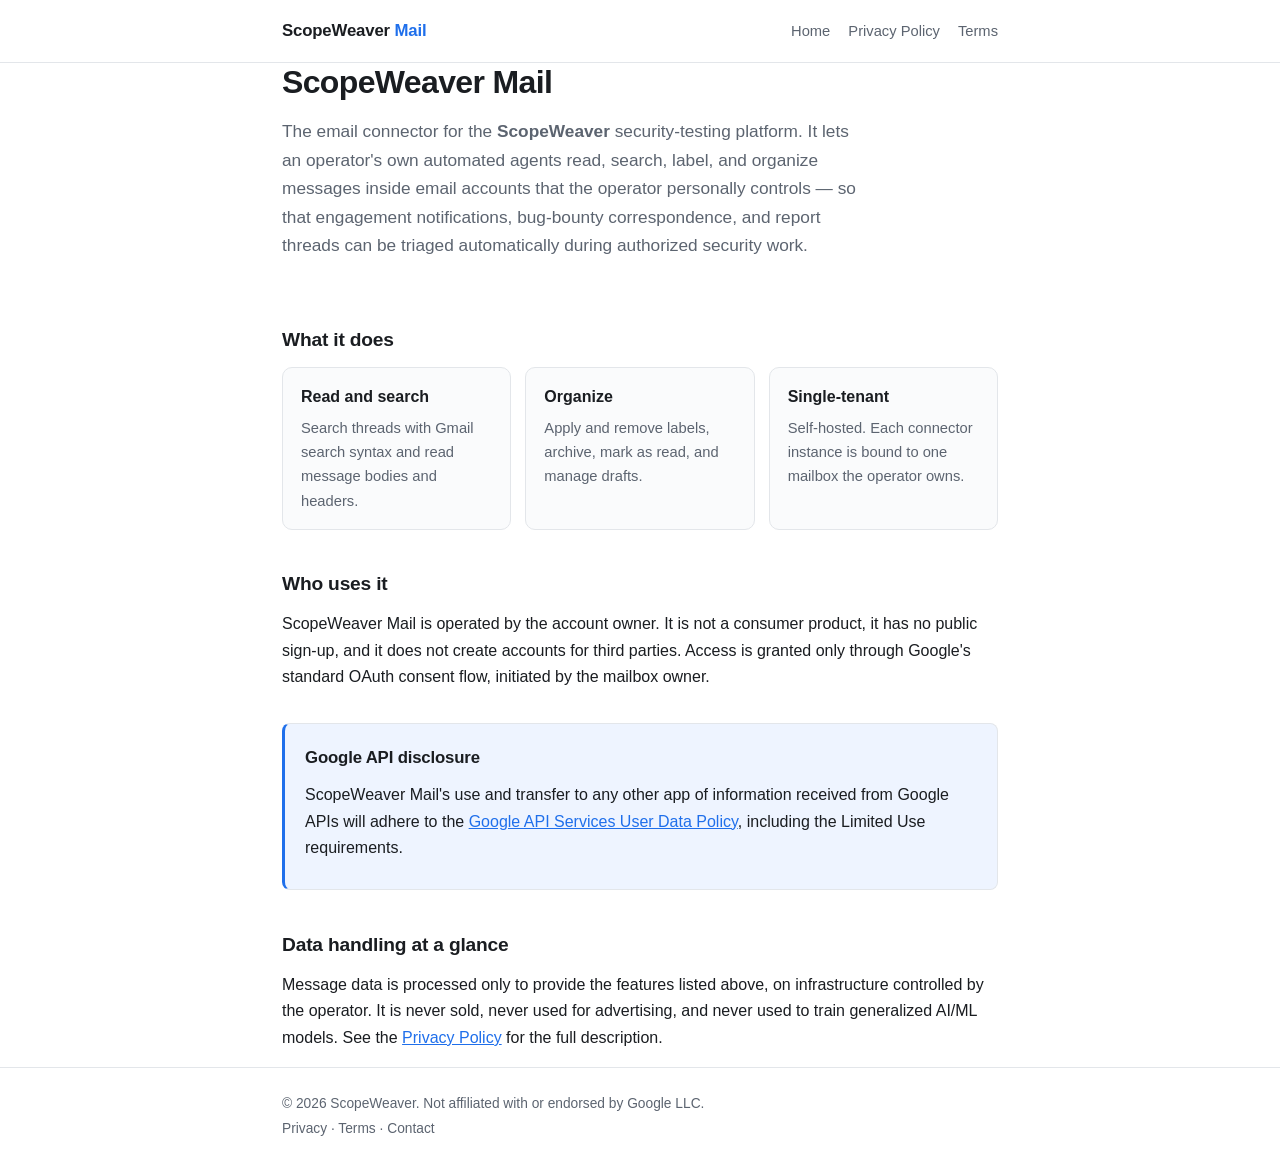
<file: index.html>
<!DOCTYPE html>
<html lang="en">
<head>
<meta charset="utf-8">
<meta name="viewport" content="width=device-width, initial-scale=1">
<title>ScopeWeaver Mail — Email connector for authorized security engagements</title>
<meta name="description" content="ScopeWeaver Mail is the email connector component of the ScopeWeaver security-testing platform. It lets an operator's own agents read and organize mail in accounts the operator controls.">
<link rel="stylesheet" href="style.css">
</head>
<body>
<header class="site-header">
  <div class="wrap">
    <a class="brand" href="index.html">ScopeWeaver <span>Mail</span></a>
    <nav>
      <a href="index.html">Home</a>
      <a href="privacy.html">Privacy Policy</a>
      <a href="terms.html">Terms</a>
    </nav>
  </div>
</header>

<main class="wrap">
  <section class="hero">
    <h1>ScopeWeaver Mail</h1>
    <p class="lede">
      The email connector for the <strong>ScopeWeaver</strong> security-testing platform.
      It lets an operator's own automated agents read, search, label, and organize
      messages inside email accounts that the operator personally controls &mdash;
      so that engagement notifications, bug-bounty correspondence, and report
      threads can be triaged automatically during authorized security work.
    </p>
  </section>

  <section>
    <h2>What it does</h2>
    <ul class="cards">
      <li>
        <h3>Read and search</h3>
        <p>Search threads with Gmail search syntax and read message bodies and headers.</p>
      </li>
      <li>
        <h3>Organize</h3>
        <p>Apply and remove labels, archive, mark as read, and manage drafts.</p>
      </li>
      <li>
        <h3>Single-tenant</h3>
        <p>Self-hosted. Each connector instance is bound to one mailbox the operator owns.</p>
      </li>
    </ul>
  </section>

  <section>
    <h2>Who uses it</h2>
    <p>
      ScopeWeaver Mail is operated by the account owner. It is not a consumer
      product, it has no public sign-up, and it does not create accounts for
      third parties. Access is granted only through Google's standard OAuth
      consent flow, initiated by the mailbox owner.
    </p>
  </section>

  <section class="notice">
    <h2>Google API disclosure</h2>
    <p>
      ScopeWeaver Mail's use and transfer to any other app of information received
      from Google APIs will adhere to the
      <a href="https://developers.google.com/terms/api-services-user-data-policy" rel="noopener">Google API Services User Data Policy</a>,
      including the Limited Use requirements.
    </p>
  </section>

  <section>
    <h2>Data handling at a glance</h2>
    <p>
      Message data is processed only to provide the features listed above, on
      infrastructure controlled by the operator. It is never sold, never used for
      advertising, and never used to train generalized AI/ML models. See the
      <a href="privacy.html">Privacy Policy</a> for the full description.
    </p>
  </section>
</main>

<footer class="site-footer">
  <div class="wrap">
    <p>&copy; 2026 ScopeWeaver. Not affiliated with or endorsed by Google LLC.</p>
    <p><a href="privacy.html">Privacy</a> &middot; <a href="terms.html">Terms</a> &middot;
       <a href="mailto:jaybeepy.cyb3rummah@gmail.com">Contact</a></p>
  </div>
</footer>
</body>
</html>
</file>
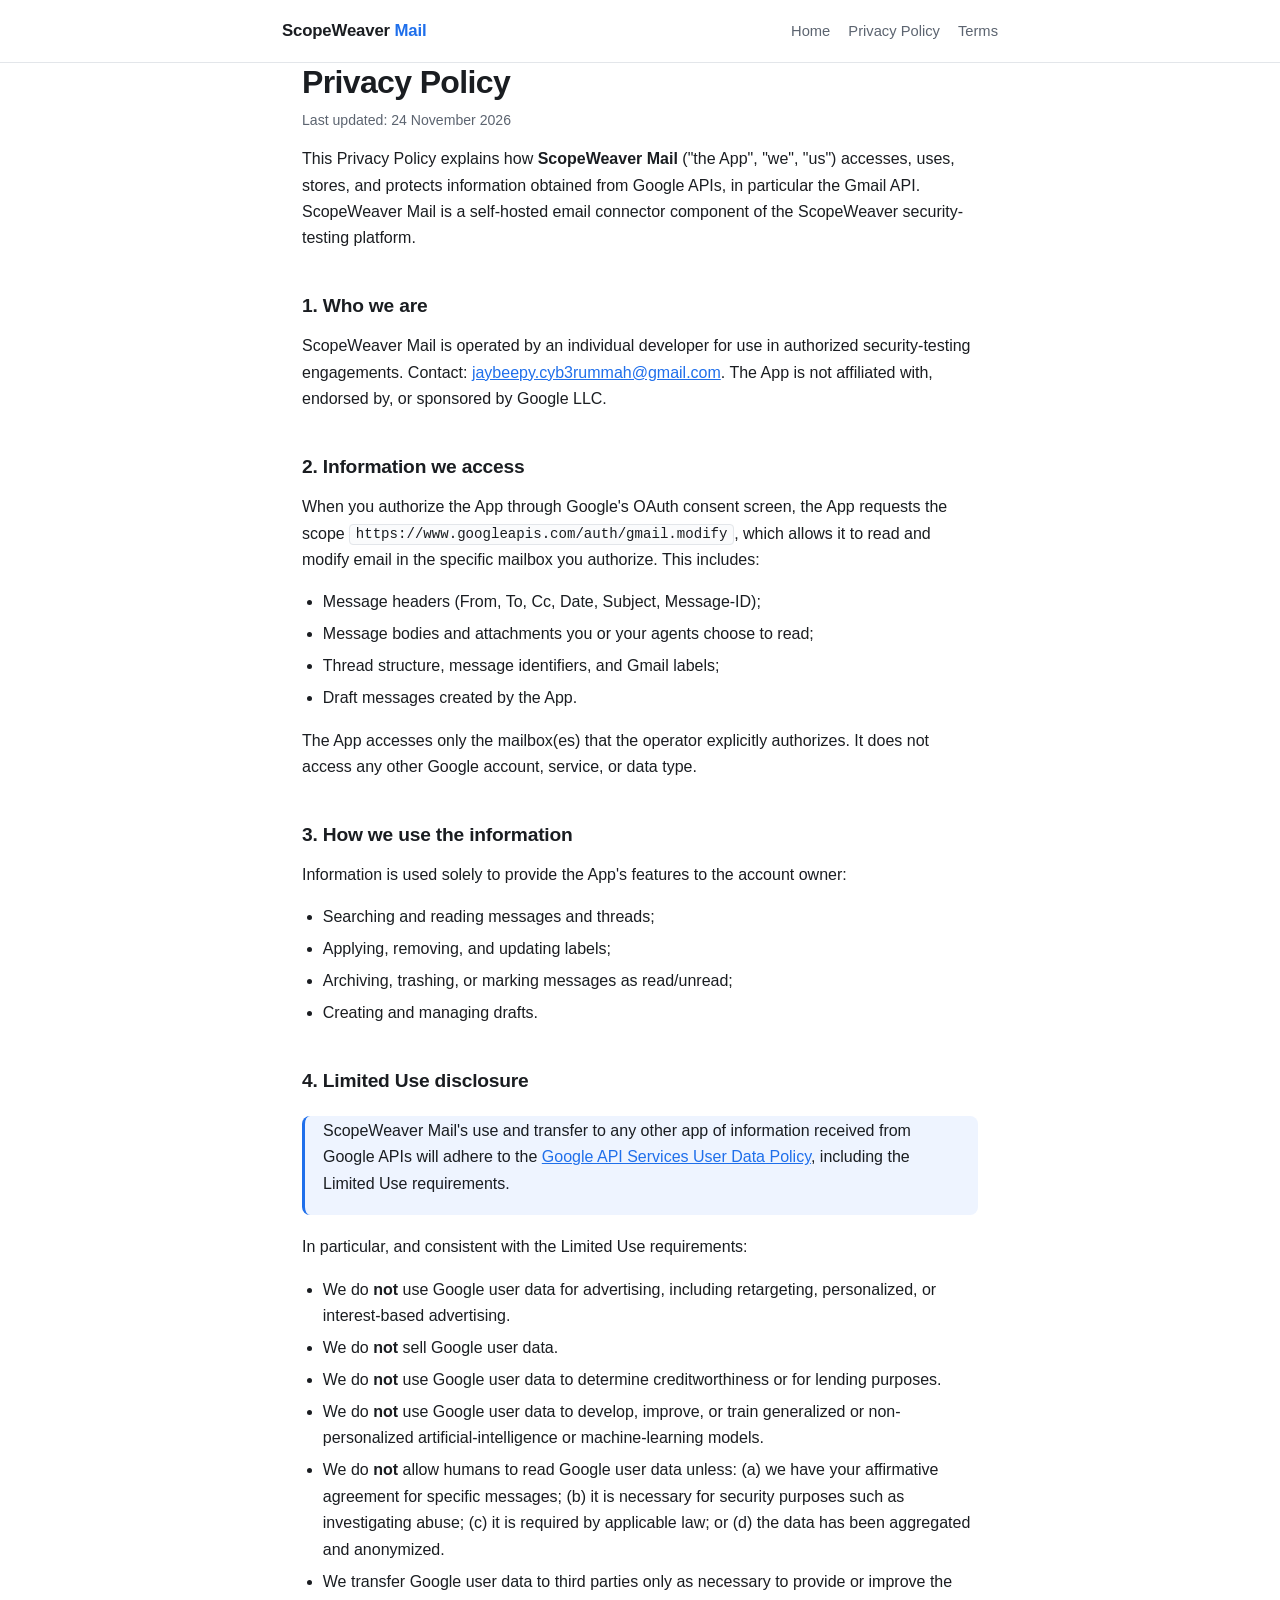
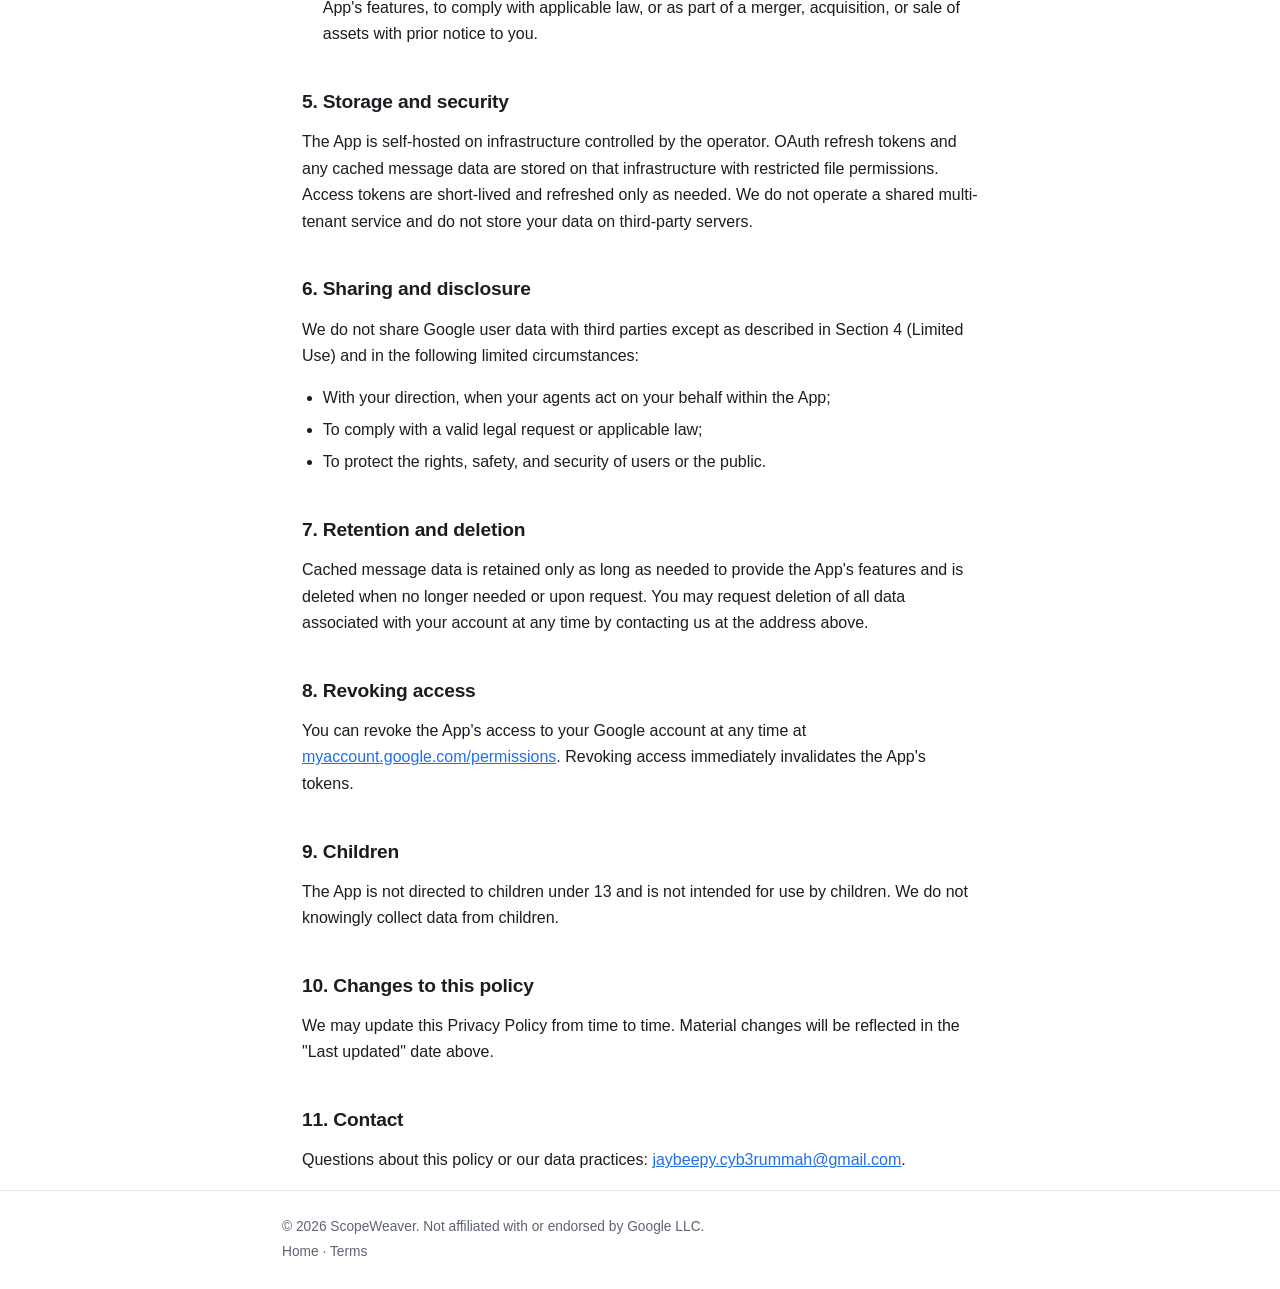
<file: privacy.html>
<!DOCTYPE html>
<html lang="en">
<head>
<meta charset="utf-8">
<meta name="viewport" content="width=device-width, initial-scale=1">
<title>Privacy Policy — ScopeWeaver Mail</title>
<meta name="description" content="Privacy Policy for ScopeWeaver Mail, the email connector for the ScopeWeaver security-testing platform.">
<link rel="stylesheet" href="style.css">
</head>
<body>
<header class="site-header">
  <div class="wrap">
    <a class="brand" href="index.html">ScopeWeaver <span>Mail</span></a>
    <nav>
      <a href="index.html">Home</a>
      <a href="privacy.html">Privacy Policy</a>
      <a href="terms.html">Terms</a>
    </nav>
  </div>
</header>

<main class="wrap prose">
  <h1>Privacy Policy</h1>
  <p class="meta">Last updated: 24 November 2026</p>

  <p>
    This Privacy Policy explains how <strong>ScopeWeaver Mail</strong> ("the App",
    "we", "us") accesses, uses, stores, and protects information obtained from
    Google APIs, in particular the Gmail API. ScopeWeaver Mail is a self-hosted
    email connector component of the ScopeWeaver security-testing platform.
  </p>

  <h2>1. Who we are</h2>
  <p>
    ScopeWeaver Mail is operated by an individual developer for use in authorized
    security-testing engagements. Contact:
    <a href="mailto:jaybeepy.cyb3rummah@gmail.com">jaybeepy.cyb3rummah@gmail.com</a>.
    The App is not affiliated with, endorsed by, or sponsored by Google LLC.
  </p>

  <h2>2. Information we access</h2>
  <p>
    When you authorize the App through Google's OAuth consent screen, the App
    requests the scope
    <code>https://www.googleapis.com/auth/gmail.modify</code>, which allows it to
    read and modify email in the specific mailbox you authorize. This includes:
  </p>
  <ul>
    <li>Message headers (From, To, Cc, Date, Subject, Message-ID);</li>
    <li>Message bodies and attachments you or your agents choose to read;</li>
    <li>Thread structure, message identifiers, and Gmail labels;</li>
    <li>Draft messages created by the App.</li>
  </ul>
  <p>
    The App accesses only the mailbox(es) that the operator explicitly authorizes.
    It does not access any other Google account, service, or data type.
  </p>

  <h2>3. How we use the information</h2>
  <p>Information is used solely to provide the App's features to the account owner:</p>
  <ul>
    <li>Searching and reading messages and threads;</li>
    <li>Applying, removing, and updating labels;</li>
    <li>Archiving, trashing, or marking messages as read/unread;</li>
    <li>Creating and managing drafts.</li>
  </ul>

  <h2>4. Limited Use disclosure</h2>
  <div class="notice-inline">
    <p>
      ScopeWeaver Mail's use and transfer to any other app of information received
      from Google APIs will adhere to the
      <a href="https://developers.google.com/terms/api-services-user-data-policy" rel="noopener">Google API Services User Data Policy</a>,
      including the Limited Use requirements.
    </p>
  </div>
  <p>In particular, and consistent with the Limited Use requirements:</p>
  <ul>
    <li>We do <strong>not</strong> use Google user data for advertising, including
        retargeting, personalized, or interest-based advertising.</li>
    <li>We do <strong>not</strong> sell Google user data.</li>
    <li>We do <strong>not</strong> use Google user data to determine creditworthiness
        or for lending purposes.</li>
    <li>We do <strong>not</strong> use Google user data to develop, improve, or train
        generalized or non-personalized artificial-intelligence or machine-learning
        models.</li>
    <li>We do <strong>not</strong> allow humans to read Google user data unless:
        (a) we have your affirmative agreement for specific messages; (b) it is
        necessary for security purposes such as investigating abuse; (c) it is
        required by applicable law; or (d) the data has been aggregated and
        anonymized.</li>
    <li>We transfer Google user data to third parties only as necessary to provide
        or improve the App's features, to comply with applicable law, or as part of
        a merger, acquisition, or sale of assets with prior notice to you.</li>
  </ul>

  <h2>5. Storage and security</h2>
  <p>
    The App is self-hosted on infrastructure controlled by the operator. OAuth
    refresh tokens and any cached message data are stored on that infrastructure
    with restricted file permissions. Access tokens are short-lived and refreshed
    only as needed. We do not operate a shared multi-tenant service and do not
    store your data on third-party servers.
  </p>

  <h2>6. Sharing and disclosure</h2>
  <p>
    We do not share Google user data with third parties except as described in
    Section 4 (Limited Use) and in the following limited circumstances:
  </p>
  <ul>
    <li>With your direction, when your agents act on your behalf within the App;</li>
    <li>To comply with a valid legal request or applicable law;</li>
    <li>To protect the rights, safety, and security of users or the public.</li>
  </ul>

  <h2>7. Retention and deletion</h2>
  <p>
    Cached message data is retained only as long as needed to provide the App's
    features and is deleted when no longer needed or upon request. You may request
    deletion of all data associated with your account at any time by contacting us
    at the address above.
  </p>

  <h2>8. Revoking access</h2>
  <p>
    You can revoke the App's access to your Google account at any time at
    <a href="https://myaccount.google.com/permissions" rel="noopener">myaccount.google.com/permissions</a>.
    Revoking access immediately invalidates the App's tokens.
  </p>

  <h2>9. Children</h2>
  <p>
    The App is not directed to children under 13 and is not intended for use by
    children. We do not knowingly collect data from children.
  </p>

  <h2>10. Changes to this policy</h2>
  <p>
    We may update this Privacy Policy from time to time. Material changes will be
    reflected in the "Last updated" date above.
  </p>

  <h2>11. Contact</h2>
  <p>
    Questions about this policy or our data practices:
    <a href="mailto:jaybeepy.cyb3rummah@gmail.com">jaybeepy.cyb3rummah@gmail.com</a>.
  </p>
</main>

<footer class="site-footer">
  <div class="wrap">
    <p>&copy; 2026 ScopeWeaver. Not affiliated with or endorsed by Google LLC.</p>
    <p><a href="index.html">Home</a> &middot; <a href="terms.html">Terms</a></p>
  </div>
</footer>
</body>
</html>
</file>
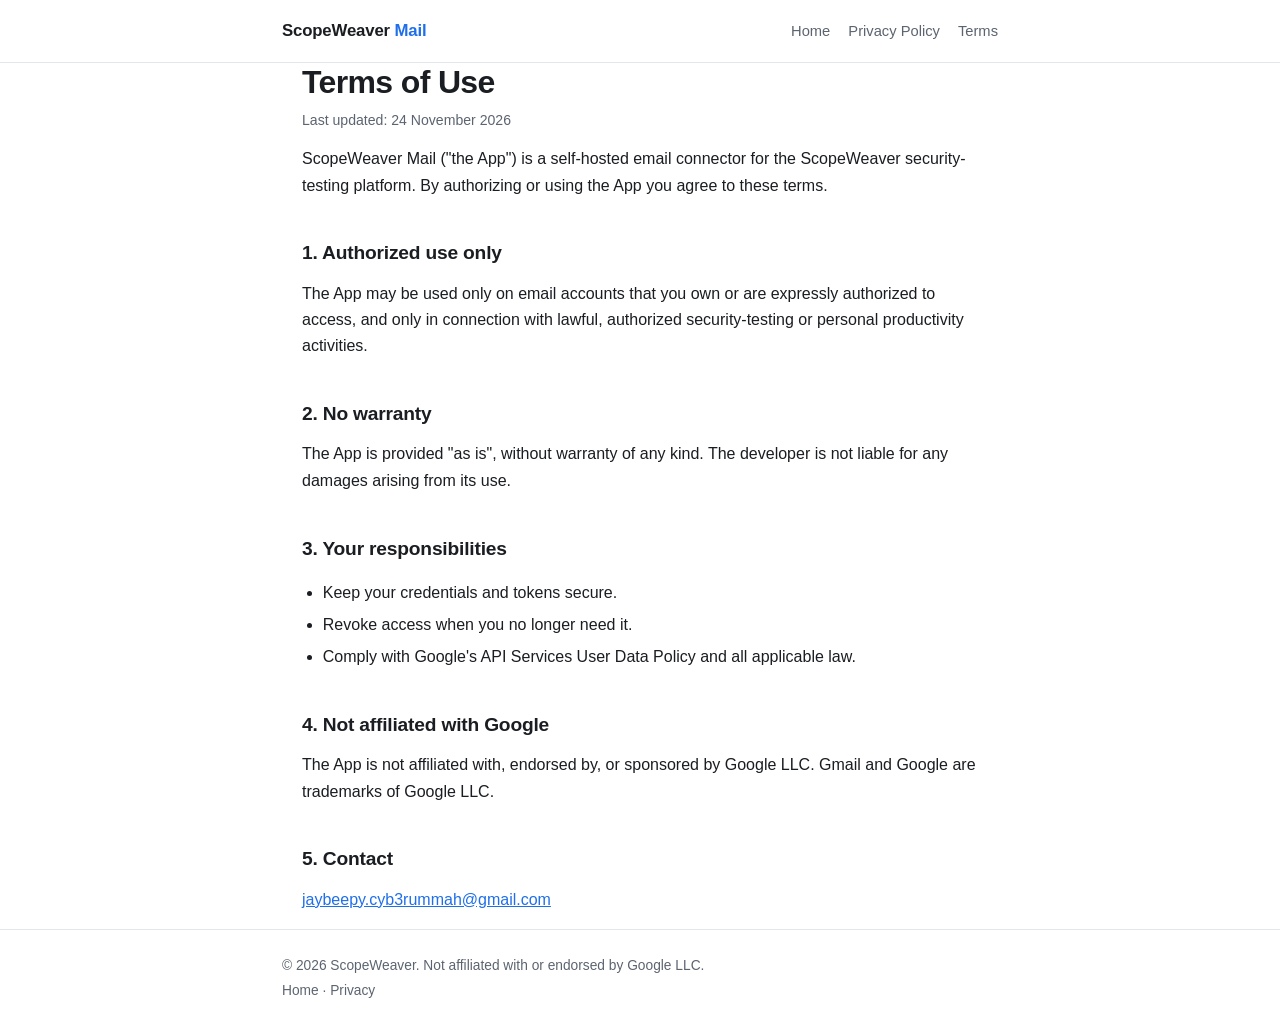
<file: terms.html>
<!DOCTYPE html>
<html lang="en">
<head>
<meta charset="utf-8">
<meta name="viewport" content="width=device-width, initial-scale=1">
<title>Terms of Use — ScopeWeaver Mail</title>
<link rel="stylesheet" href="style.css">
</head>
<body>
<header class="site-header">
  <div class="wrap">
    <a class="brand" href="index.html">ScopeWeaver <span>Mail</span></a>
    <nav>
      <a href="index.html">Home</a>
      <a href="privacy.html">Privacy Policy</a>
      <a href="terms.html">Terms</a>
    </nav>
  </div>
</header>

<main class="wrap prose">
  <h1>Terms of Use</h1>
  <p class="meta">Last updated: 24 November 2026</p>

  <p>
    ScopeWeaver Mail ("the App") is a self-hosted email connector for the
    ScopeWeaver security-testing platform. By authorizing or using the App you
    agree to these terms.
  </p>

  <h2>1. Authorized use only</h2>
  <p>
    The App may be used only on email accounts that you own or are expressly
    authorized to access, and only in connection with lawful, authorized
    security-testing or personal productivity activities.
  </p>

  <h2>2. No warranty</h2>
  <p>
    The App is provided "as is", without warranty of any kind. The developer is
    not liable for any damages arising from its use.
  </p>

  <h2>3. Your responsibilities</h2>
  <ul>
    <li>Keep your credentials and tokens secure.</li>
    <li>Revoke access when you no longer need it.</li>
    <li>Comply with Google's API Services User Data Policy and all applicable law.</li>
  </ul>

  <h2>4. Not affiliated with Google</h2>
  <p>
    The App is not affiliated with, endorsed by, or sponsored by Google LLC.
    Gmail and Google are trademarks of Google LLC.
  </p>

  <h2>5. Contact</h2>
  <p><a href="mailto:jaybeepy.cyb3rummah@gmail.com">jaybeepy.cyb3rummah@gmail.com</a></p>
</main>

<footer class="site-footer">
  <div class="wrap">
    <p>&copy; 2026 ScopeWeaver. Not affiliated with or endorsed by Google LLC.</p>
    <p><a href="index.html">Home</a> &middot; <a href="privacy.html">Privacy</a></p>
  </div>
</footer>
</body>
</html>
</file>
<file: style.css>
:root{
  --bg:#ffffff;
  --fg:#1a1d21;
  --muted:#5c6470;
  --line:#e3e6ea;
  --accent:#1f6feb;
  --accent-soft:#eef4ff;
  --card:#fafbfc;
}
@media (prefers-color-scheme: dark){
  :root{
    --bg:#0f1216;
    --fg:#e6e9ee;
    --muted:#9aa3b0;
    --line:#232830;
    --accent:#6ea8fe;
    --accent-soft:#131a24;
    --card:#151a21;
  }
}
*{box-sizing:border-box}
html{-webkit-text-size-adjust:100%}
body{
  margin:0;
  background:var(--bg);
  color:var(--fg);
  font:16px/1.65 -apple-system,BlinkMacSystemFont,"Segoe UI",Roboto,Helvetica,Arial,sans-serif;
}
.wrap{max-width:760px;margin:0 auto;padding:0 22px}

.site-header{
  border-bottom:1px solid var(--line);
  position:sticky;top:0;background:var(--bg);z-index:10;
}
.site-header .wrap{
  display:flex;align-items:center;justify-content:space-between;
  height:62px;gap:16px;flex-wrap:wrap;
}
.brand{
  font-weight:700;font-size:1.05rem;text-decoration:none;color:var(--fg);
  letter-spacing:-.01em;
}
.brand span{color:var(--accent);font-weight:600}
.site-header nav{display:flex;gap:18px;flex-wrap:wrap}
.site-header nav a{
  color:var(--muted);text-decoration:none;font-size:.92rem;
}
.site-header nav a:hover{color:var(--accent)}

main{padding:44px 0 64px}
h1{font-size:2rem;line-height:1.2;letter-spacing:-.02em;margin:0 0 .5em}
h2{font-size:1.2rem;margin:2em 0 .6em;letter-spacing:-.01em}
h3{font-size:1rem;margin:0 0 .35em}
p{margin:0 0 1em}
a{color:var(--accent)}
code{
  background:var(--card);border:1px solid var(--line);
  padding:.1em .4em;border-radius:4px;font-size:.88em;
  word-break:break-all;
}

.hero{padding-bottom:8px}
.lede{font-size:1.08rem;color:var(--muted);max-width:60ch}

.cards{
  list-style:none;padding:0;margin:0;
  display:grid;grid-template-columns:repeat(auto-fit,minmax(200px,1fr));gap:14px;
}
.cards li{
  background:var(--card);border:1px solid var(--line);
  border-radius:10px;padding:16px 18px;
}
.cards p{margin:0;color:var(--muted);font-size:.92rem}

.notice{
  background:var(--accent-soft);
  border:1px solid var(--line);
  border-left:3px solid var(--accent);
  border-radius:8px;
  padding:4px 20px 12px;
  margin:2em 0;
}
.notice h2{margin-top:1em;font-size:1.05rem}
.notice-inline{
  background:var(--accent-soft);
  border-left:3px solid var(--accent);
  border-radius:8px;
  padding:2px 18px;
  margin:1.2em 0;
}

.prose{max-width:720px}
.prose ul{padding-left:1.3em}
.prose li{margin:.35em 0}
.meta{color:var(--muted);font-size:.88rem;margin-top:-.6em}

.site-footer{
  border-top:1px solid var(--line);
  padding:22px 0;
  color:var(--muted);
  font-size:.86rem;
}
.site-footer p{margin:.2em 0}
.site-footer a{color:var(--muted);text-decoration:none}
.site-footer a:hover{color:var(--accent)}
</file>
